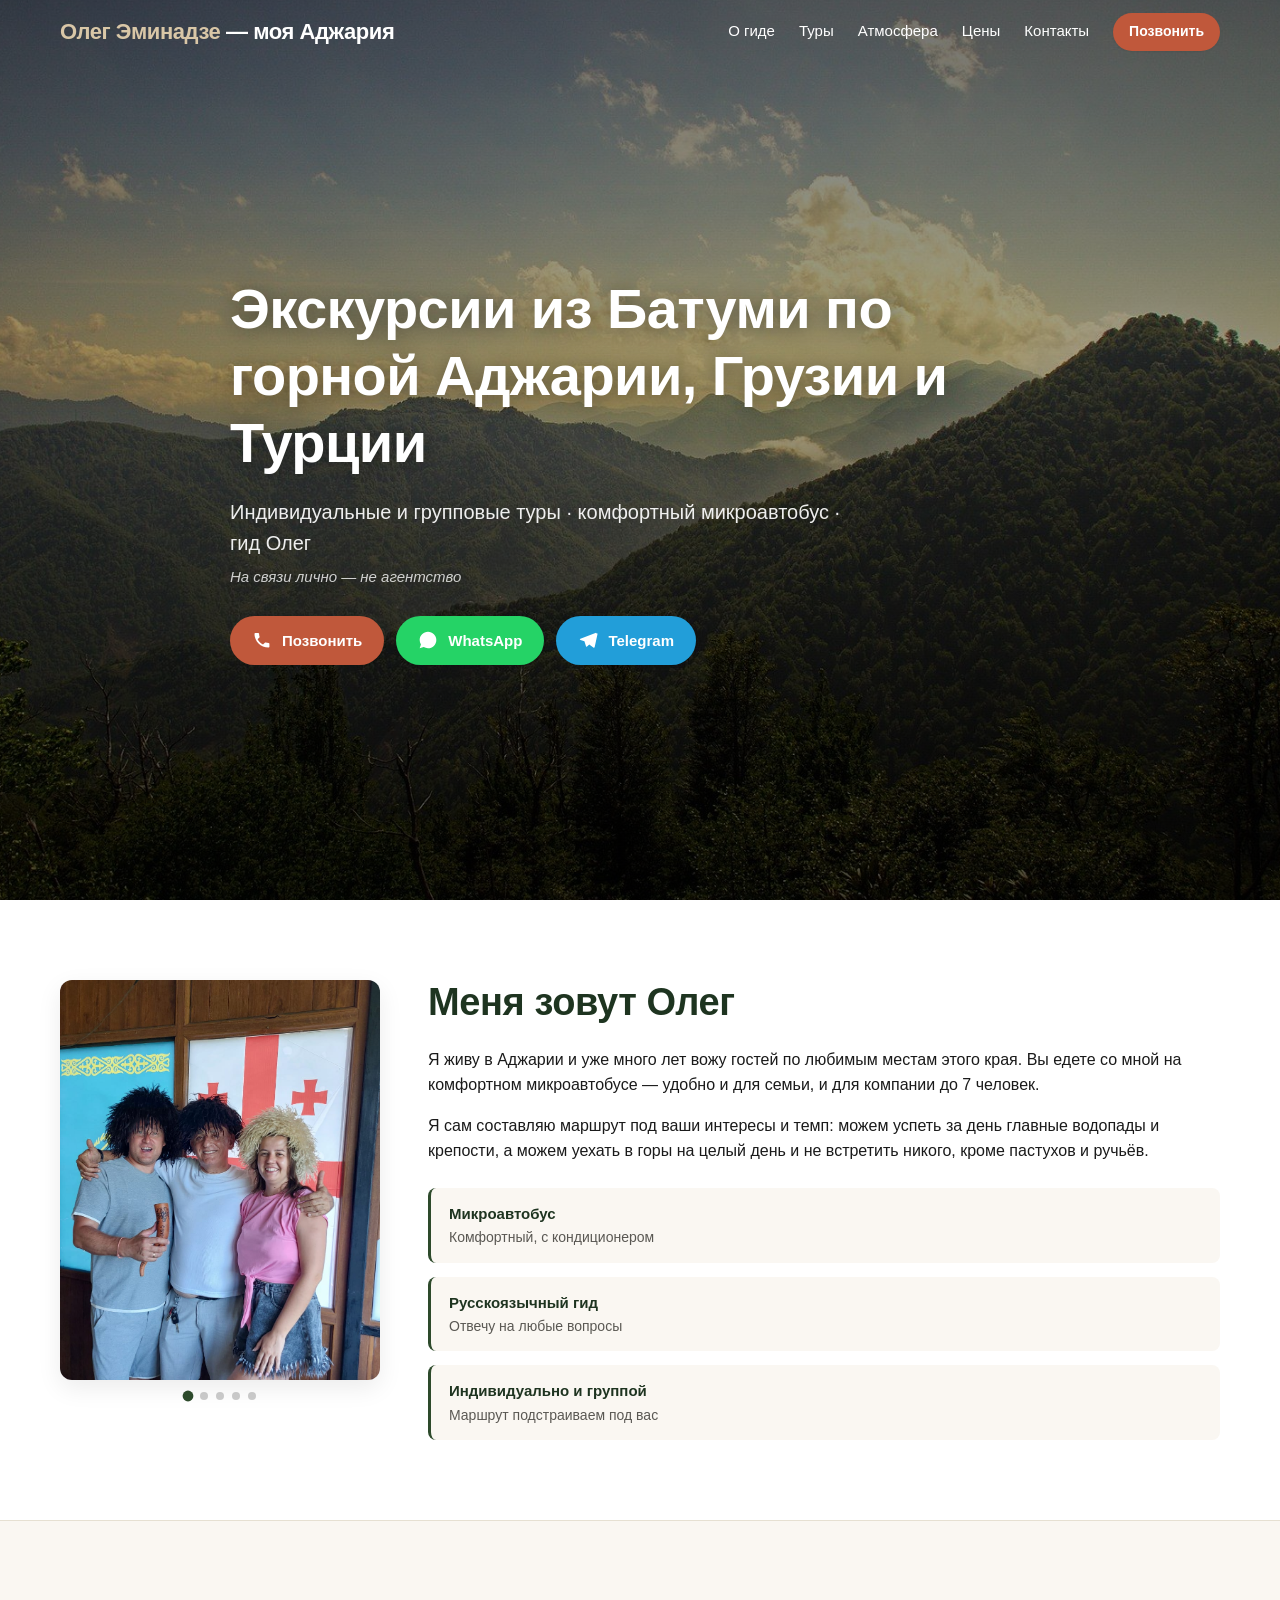
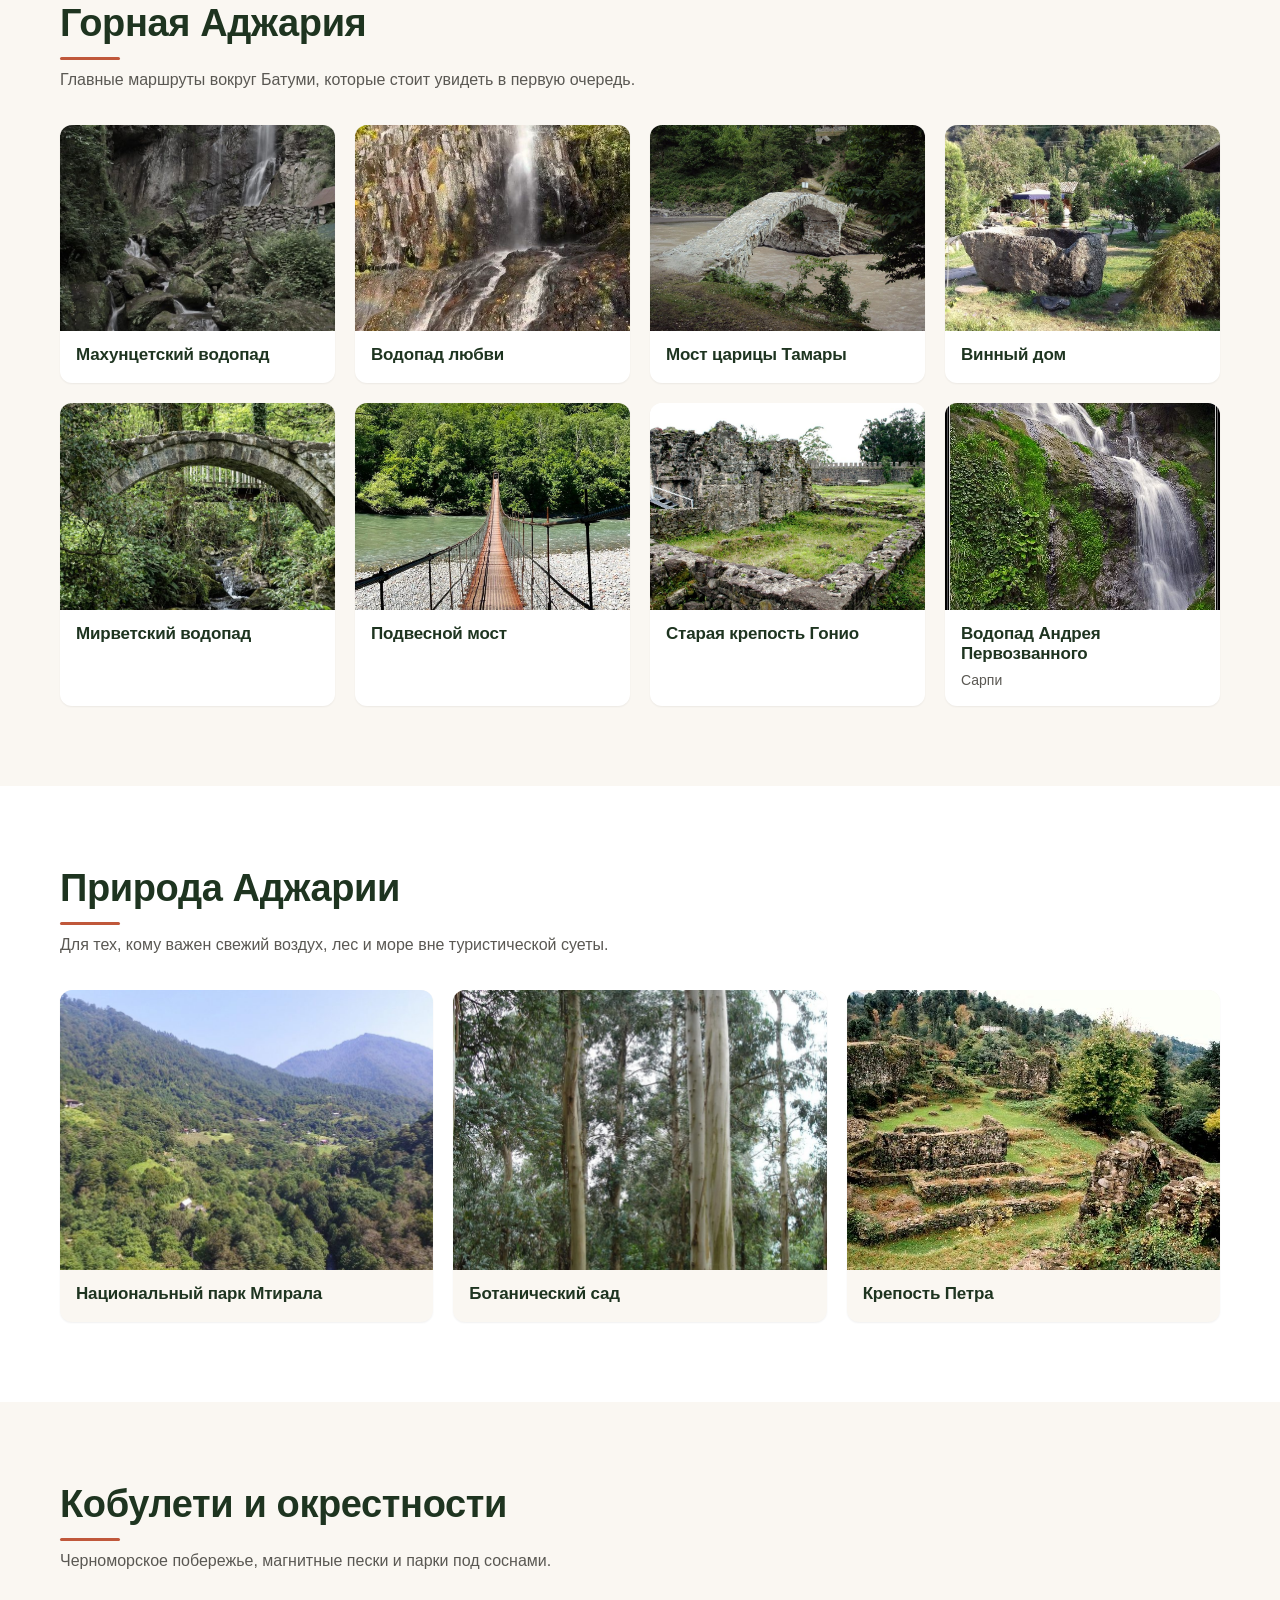
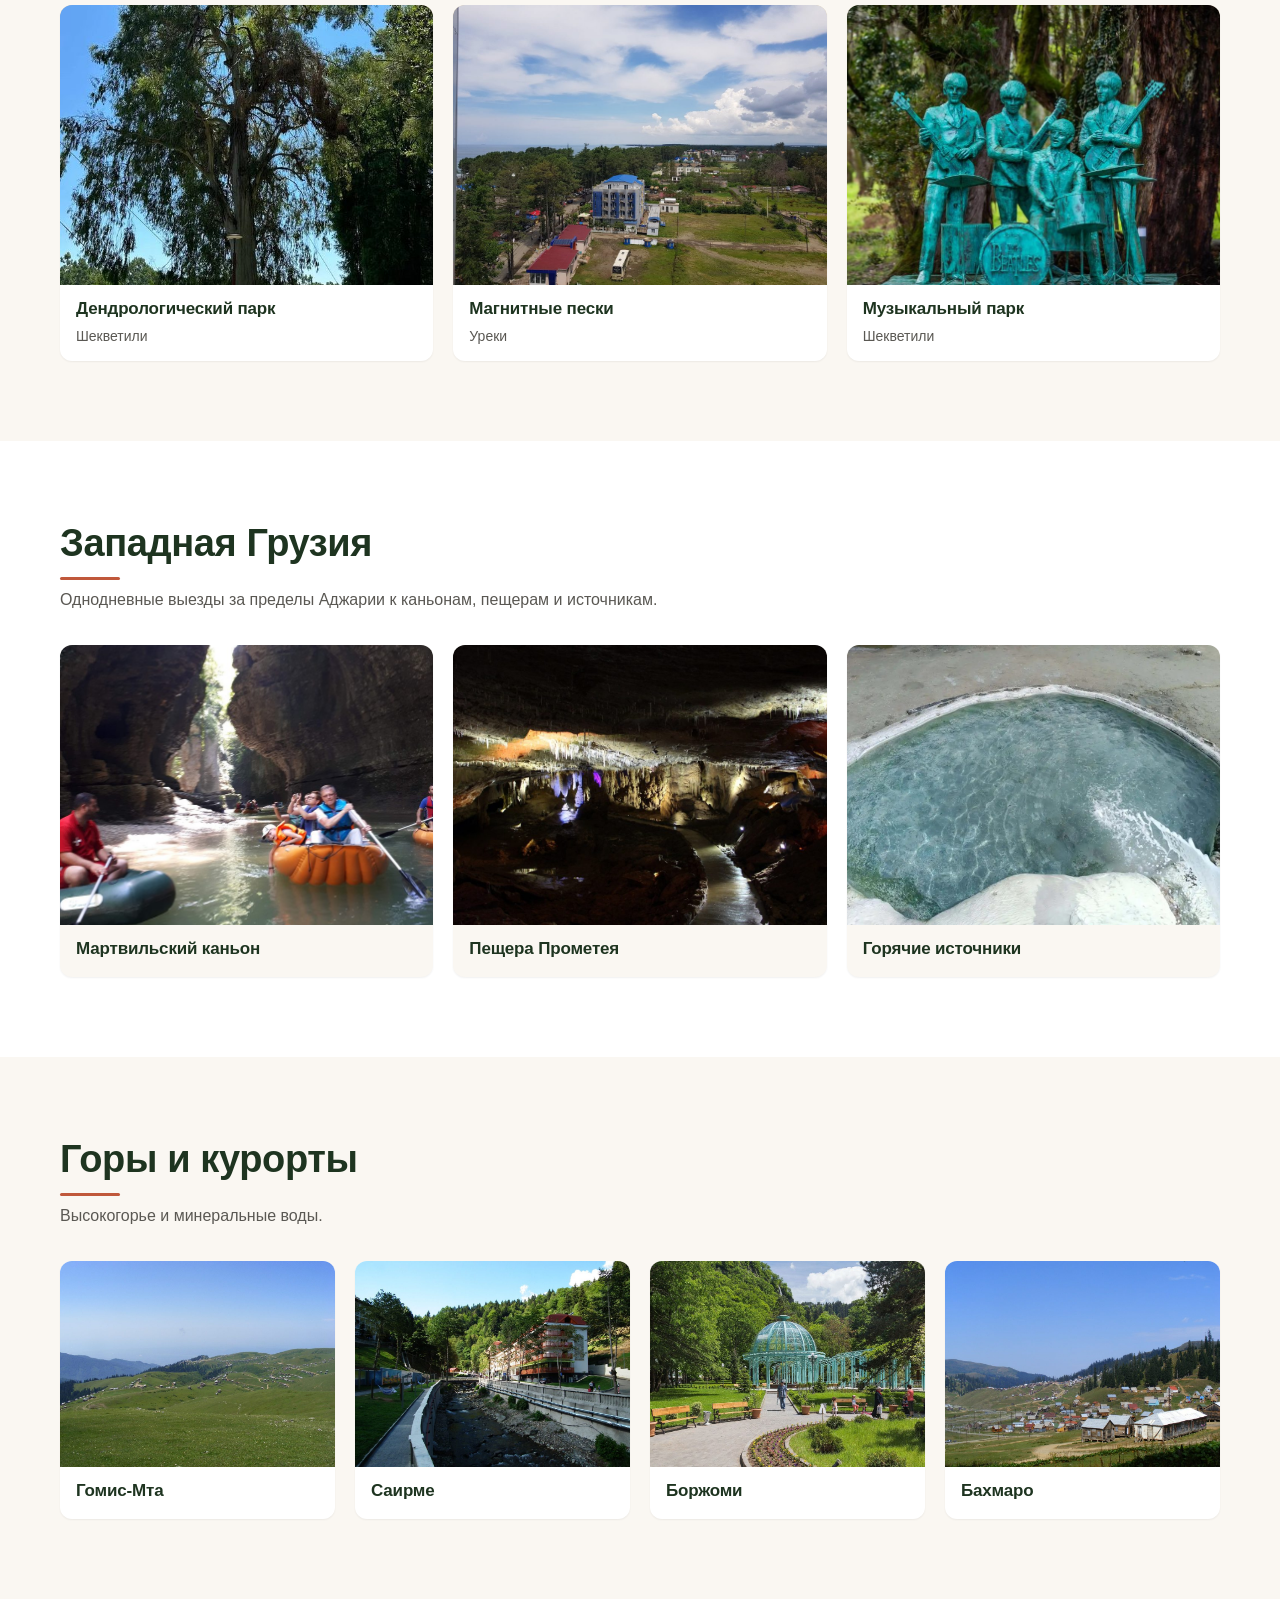
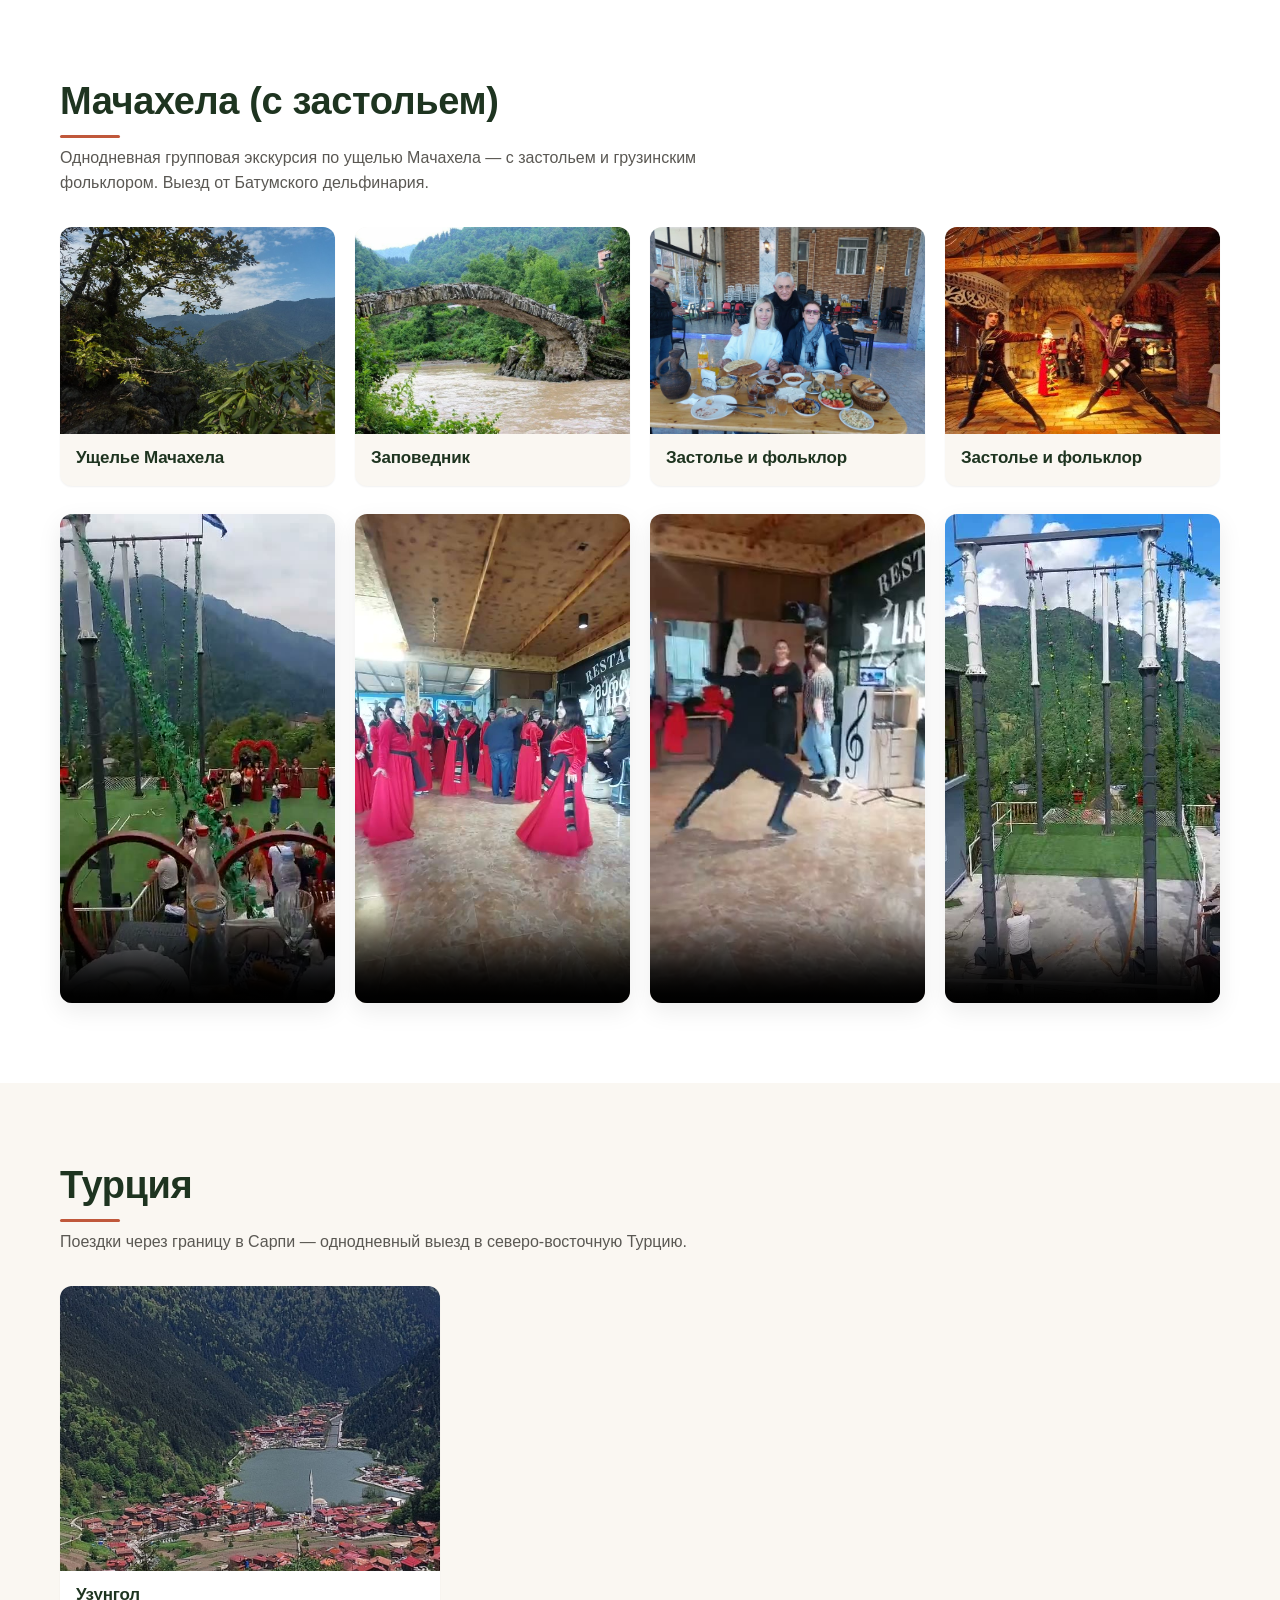
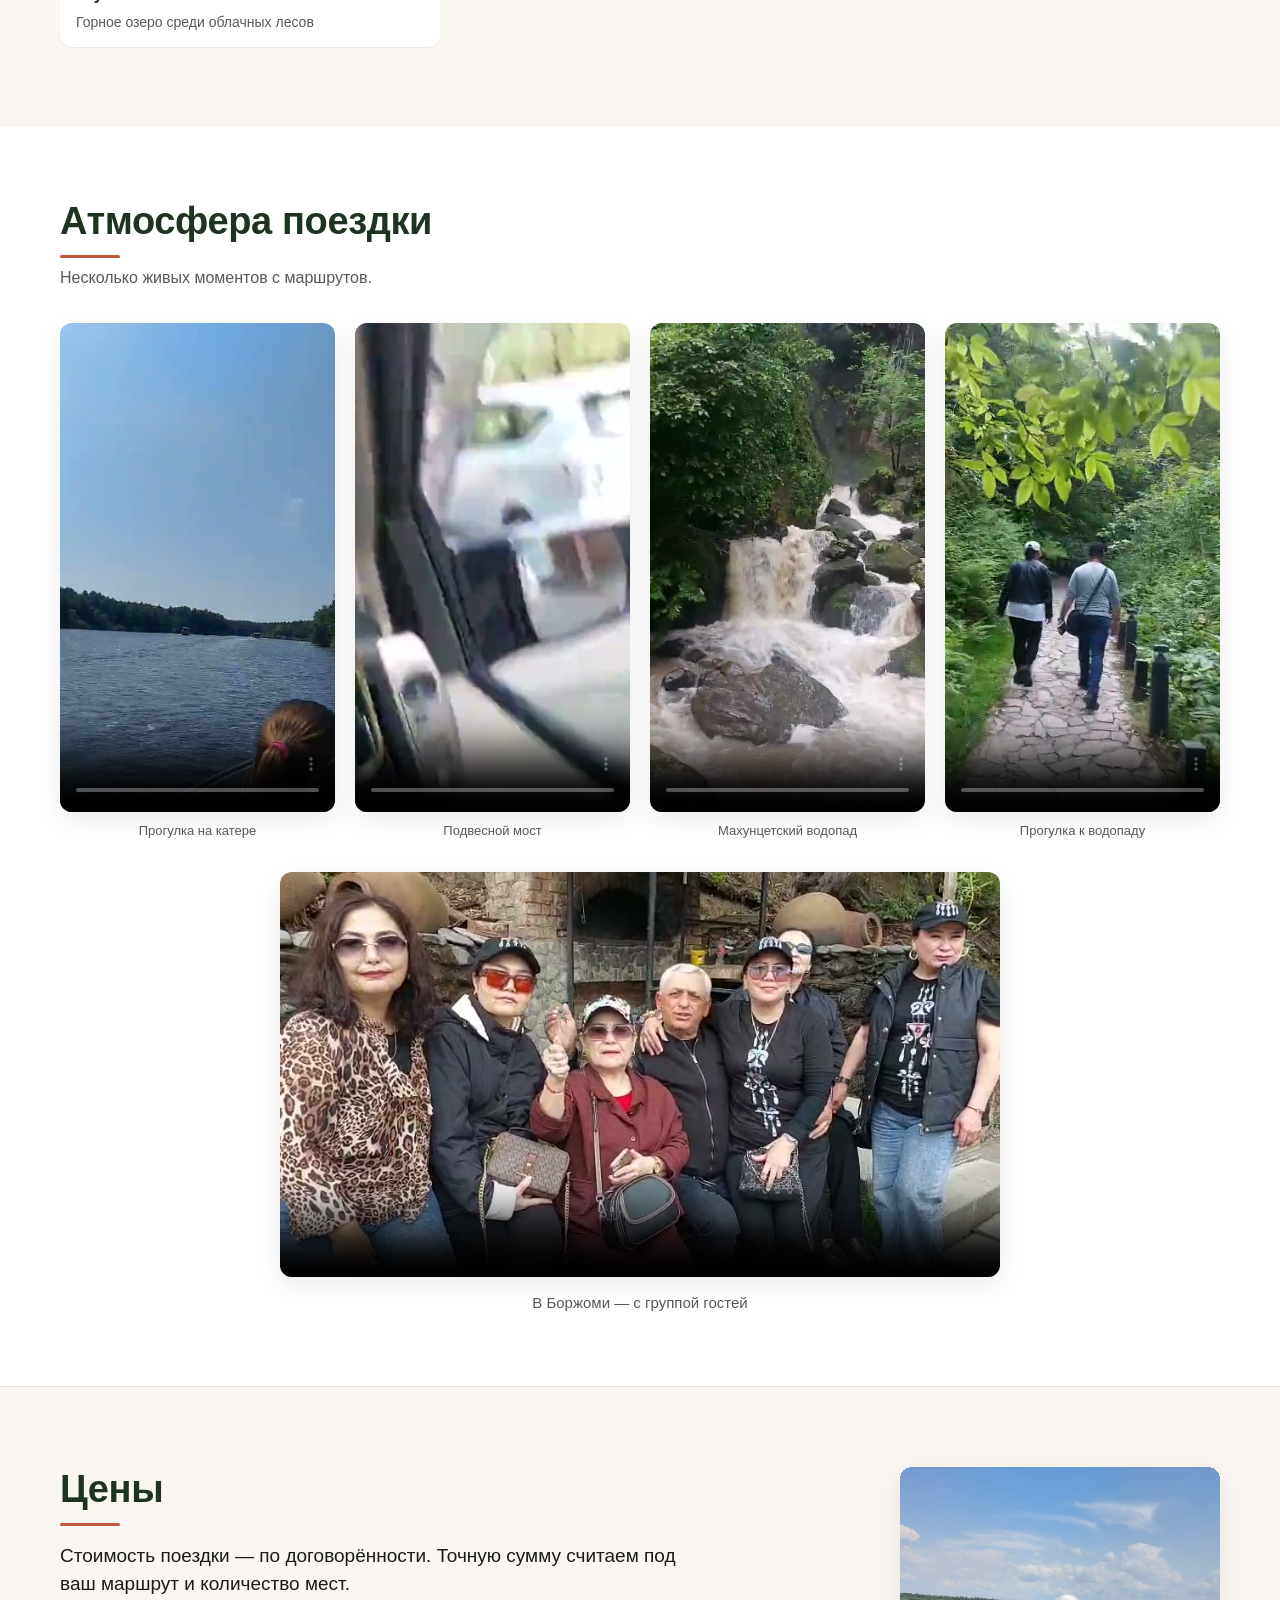
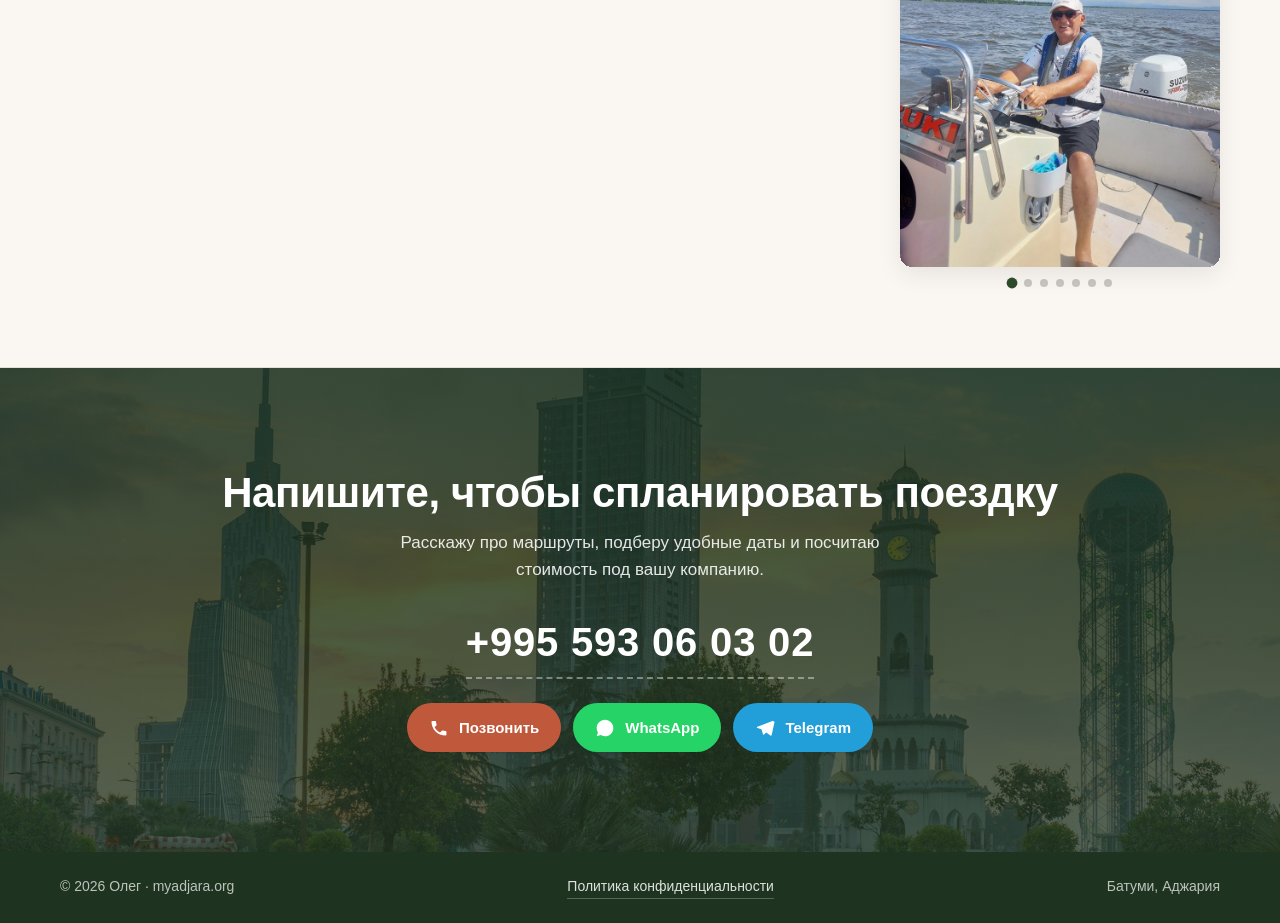
<file: index.html>
<!DOCTYPE html>
<html lang="ru">
<head>
  <meta charset="UTF-8">
  <meta name="viewport" content="width=device-width, initial-scale=1">
  <title>Олег — экскурсии из Батуми по Аджарии и Грузии</title>
  <meta name="description" content="Индивидуальные и групповые экскурсии из Батуми по горной Аджарии, Грузии и Турции. Комфортный микроавтобус, русскоязычный гид Олег.">
  <meta property="og:title" content="Олег — экскурсии из Батуми по Аджарии">
  <meta property="og:description" content="Индивидуальные и групповые туры по горной Аджарии, Грузии и Турции.">
  <meta property="og:image" content="https://myadjara.org/img/hero.jpg">
  <meta property="og:url" content="https://myadjara.org/">
  <meta property="og:type" content="website">
  <link rel="stylesheet" href="styles.css?v=22">
  <!-- Yandex.Metrika counter -->
  <script type="text/javascript">
    (function(m,e,t,r,i,k,a){
      m[i]=m[i]||function(){(m[i].a=m[i].a||[]).push(arguments)};
      m[i].l=1*new Date();
      for(var j=0;j<document.scripts.length;j++){if(document.scripts[j].src===r){return;}}
      k=e.createElement(t),a=e.getElementsByTagName(t)[0],k.async=1,k.src=r,a.parentNode.insertBefore(k,a)
    })(window,document,'script','https://mc.yandex.ru/metrika/tag.js?id=109086938','ym');
    ym(109086938,'init',{webvisor:true,clickmap:true,accurateTrackBounce:true,trackLinks:true});
  </script>
  <noscript><div><img src="https://mc.yandex.ru/watch/109086938" style="position:absolute;left:-9999px" alt=""></div></noscript>
  <!-- /Yandex.Metrika counter -->
</head>
<body>

<header class="header" id="header">
  <div class="container header__inner">
    <a href="#top" class="logo">
      <span class="logo__mark">Олег Эминадзе</span><span class="logo__rest"> — моя Аджария</span>
    </a>
    <nav class="nav" id="nav">
      <a href="#about">О гиде</a>
      <a href="#tours">Туры</a>
      <a href="#atmosphere">Атмосфера</a>
      <a href="#prices">Цены</a>
      <a href="#contact">Контакты</a>
    </nav>
    <a class="btn btn--call-sm" href="tel:+995593060302" aria-label="Позвонить">Позвонить</a>
    <button class="burger" id="burger" aria-label="Меню" aria-expanded="false">
      <span></span><span></span><span></span>
    </button>
  </div>
</header>

<section class="hero" id="top">
  <div class="hero__bg" style="background-image: url('img/hero.jpg');"></div>
  <div class="hero__overlay"></div>
  <div class="container hero__content">
    <h1 class="hero__title">Экскурсии из Батуми по горной Аджарии, Грузии и Турции</h1>
    <p class="hero__subtitle">Индивидуальные и групповые туры · комфортный микроавтобус · гид Олег</p>
    <p class="hero__tagline">На связи лично — не агентство</p>
    <div class="cta-row">
      <a class="btn btn--primary" href="tel:+995593060302" aria-label="Позвонить гиду">
        <span class="btn__icon" aria-hidden="true">
          <svg viewBox="0 0 24 24" width="20" height="20" fill="currentColor"><path d="M6.6 10.8c1.4 2.8 3.8 5.2 6.6 6.6l2.2-2.2c.3-.3.7-.4 1-.2 1.1.4 2.3.6 3.5.6.5 0 1 .4 1 1v3.5c0 .5-.4 1-1 1C10.4 21 3 13.6 3 4.5c0-.5.4-1 1-1h3.5c.5 0 1 .4 1 1 0 1.2.2 2.4.6 3.5.1.4 0 .7-.2 1l-2.3 2.2Z"/></svg>
        </span>
        Позвонить
      </a>
      <a class="btn btn--wa" href="https://wa.me/995593060302?text=%D0%97%D0%B4%D1%80%D0%B0%D0%B2%D1%81%D1%82%D0%B2%D1%83%D0%B9%D1%82%D0%B5%2C%20%D0%9E%D0%BB%D0%B5%D0%B3.%20%D0%A5%D0%BE%D1%87%D1%83%20%D0%B7%D0%B0%D0%BA%D0%B0%D0%B7%D0%B0%D1%82%D1%8C%20%D1%8D%D0%BA%D1%81%D0%BA%D1%83%D1%80%D1%81%D0%B8%D1%8E." target="_blank" rel="noopener" aria-label="Написать в WhatsApp">
        <span class="btn__icon" aria-hidden="true">
          <svg viewBox="0 0 24 24" width="20" height="20" fill="currentColor"><path d="M17.5 14.4c-.3-.1-1.7-.8-1.9-.9-.3-.1-.5-.1-.7.2-.2.3-.8.9-1 1.1-.2.2-.4.2-.7.1-.3-.1-1.3-.5-2.5-1.5-.9-.8-1.5-1.9-1.7-2.1-.2-.3 0-.5.1-.6.1-.1.3-.3.4-.5.1-.2.2-.3.3-.5.1-.2 0-.4 0-.5 0-.1-.7-1.6-.9-2.2-.2-.6-.5-.5-.7-.5h-.6c-.2 0-.5.1-.8.4-.3.3-1 1-1 2.5 0 1.5 1.1 2.9 1.2 3.1.1.2 2.1 3.2 5.1 4.5 1.7.7 2.4.8 3.2.7.5-.1 1.6-.6 1.8-1.3.2-.7.2-1.2.2-1.3-.1-.1-.3-.2-.6-.3ZM12 2C6.5 2 2 6.5 2 12c0 1.9.5 3.7 1.5 5.3L2 22l4.8-1.5c1.5.9 3.3 1.4 5.2 1.4 5.5 0 10-4.5 10-10S17.5 2 12 2Z"/></svg>
        </span>
        WhatsApp
      </a>
      <a class="btn btn--tg" href="https://t.me/+995593060302" target="_blank" rel="noopener" aria-label="Написать в Telegram">
        <span class="btn__icon" aria-hidden="true">
          <svg viewBox="0 0 24 24" width="20" height="20" fill="currentColor"><path d="M21.7 3.3 2.9 10.6c-1 .4-1 1 .1 1.3l4.7 1.5 1.8 5.8c.2.6.1.9.7.9.5 0 .7-.2 1-.5l2.3-2.2 4.9 3.6c.9.5 1.5.2 1.7-.8l3.2-14.7c.3-1.3-.4-1.8-1.6-1.2Z"/></svg>
        </span>
        Telegram
      </a>
    </div>
  </div>
</section>

<section class="about" id="about">
  <div class="container about__grid">
    <div class="about__photo">
      <div class="slider" id="aboutSlider">
        <img src="img/olegi.jpeg" alt="Гид Олег" loading="lazy">
        <img src="img/oleg2.jpg" alt="Олег у водопада в Аджарии" loading="lazy">
        <img src="img/oleg4.jpg" alt="Олег с гостями у деревянных хевсурских фигур" loading="lazy">
        <img src="img/oleg3.jpg" alt="Олег с гостем в горной Аджарии" loading="lazy">
        <img src="img/oleg5.jpg" alt="Группа гостей из Казахстана в горной Аджарии" loading="lazy">
      </div>
      <div class="slider__dots" id="aboutDots" aria-hidden="true"></div>
    </div>
    <div class="about__text">
      <h2>Меня зовут Олег</h2>
      <p>Я живу в Аджарии и уже много лет вожу гостей по любимым местам этого края. Вы едете со мной на комфортном микроавтобусе — удобно и для семьи, и для компании до 7 человек.</p>
      <p>Я сам составляю маршрут под ваши интересы и темп: можем успеть за день главные водопады и крепости, а можем уехать в горы на целый день и не встретить никого, кроме пастухов и ручьёв.</p>
      <ul class="features">
        <li><strong>Микроавтобус</strong><span>Комфортный, с кондиционером</span></li>
        <li><strong>Русскоязычный гид</strong><span>Отвечу на любые вопросы</span></li>
        <li><strong>Индивидуально и группой</strong><span>Маршрут подстраиваем под вас</span></li>
      </ul>
    </div>
  </div>
</section>

<main id="tours">

  <section class="tours" id="classic">
    <div class="container">
      <h2 class="section-title">Горная Аджария</h2>
      <p class="section-lead">Главные маршруты вокруг Батуми, которые стоит увидеть в первую очередь.</p>
      <div class="grid">
        <article class="card"><img src="img/mahuntseti.jpg" alt="Махунцетский водопад" loading="lazy"><h3>Махунцетский водопад</h3></article>
        <article class="card"><img src="img/love-waterfall.jpg" alt="Водопад любви в Аджарии" loading="lazy"><h3>Водопад любви</h3></article>
        <article class="card"><img src="img/tamara-bridge.jpg" alt="Мост царицы Тамары" loading="lazy"><h3>Мост царицы Тамары</h3></article>
        <article class="card"><img src="img/wine-house.jpg" alt="Аджарский винный дом" loading="lazy"><h3>Винный дом</h3></article>
        <article class="card"><img src="img/mirveti.jpg" alt="Мирветский водопад" loading="lazy"><h3>Мирветский водопад</h3></article>
        <article class="card"><img src="img/suspension-bridge.jpg" alt="Подвесной мост в Аджарии" loading="lazy"><h3>Подвесной мост</h3></article>
        <article class="card"><img src="img/gonio.jpg" alt="Крепость Гонио" loading="lazy"><h3>Старая крепость Гонио</h3></article>
        <article class="card"><img src="img/sarpi-waterfall.jpg" alt="Водопад Андрея Первозванного в Сарпи" loading="lazy"><h3>Водопад Андрея Первозванного</h3><p class="card__sub">Сарпи</p></article>
      </div>
    </div>
  </section>

  <section class="tours tours--alt" id="nature">
    <div class="container">
      <h2 class="section-title">Природа Аджарии</h2>
      <p class="section-lead">Для тех, кому важен свежий воздух, лес и море вне туристической суеты.</p>
      <div class="grid">
        <article class="card"><img src="img/mtirala.jpg" alt="Национальный парк Мтирала" loading="lazy"><h3>Национальный парк Мтирала</h3></article>
        <article class="card"><img src="img/botanical-garden.jpg" alt="Батумский ботанический сад" loading="lazy"><h3>Ботанический сад</h3></article>
        <article class="card"><img src="img/petra-fortress.jpg" alt="Крепость Петра" loading="lazy"><h3>Крепость Петра</h3></article>
      </div>
    </div>
  </section>

  <section class="tours" id="kobuleti">
    <div class="container">
      <h2 class="section-title">Кобулети и окрестности</h2>
      <p class="section-lead">Черноморское побережье, магнитные пески и парки под соснами.</p>
      <div class="grid">
        <article class="card"><img src="img/dendro-park.jpg" alt="Дендрологический парк Шекветили" loading="lazy"><h3>Дендрологический парк</h3><p class="card__sub">Шекветили</p></article>
        <article class="card"><img src="img/ureki.jpg" alt="Магнитные пески Уреки" loading="lazy"><h3>Магнитные пески</h3><p class="card__sub">Уреки</p></article>
        <article class="card"><img src="img/music-park.jpg" alt="Музыкальный парк Шекветили" loading="lazy"><h3>Музыкальный парк</h3><p class="card__sub">Шекветили</p></article>
      </div>
    </div>
  </section>

  <section class="tours tours--alt" id="georgia">
    <div class="container">
      <h2 class="section-title">Западная Грузия</h2>
      <p class="section-lead">Однодневные выезды за пределы Аджарии к каньонам, пещерам и источникам.</p>
      <div class="grid">
        <article class="card"><img src="img/martvili.jpg" alt="Мартвильский каньон" loading="lazy"><h3>Мартвильский каньон</h3></article>
        <article class="card"><img src="img/prometheus-cave.jpg" alt="Пещера Прометея" loading="lazy"><h3>Пещера Прометея</h3></article>
        <article class="card"><img src="img/hot-springs.jpg" alt="Горячие источники" loading="lazy"><h3>Горячие источники</h3></article>
      </div>
    </div>
  </section>

  <section class="tours" id="mountains">
    <div class="container">
      <h2 class="section-title">Горы и курорты</h2>
      <p class="section-lead">Высокогорье и минеральные воды.</p>
      <div class="grid">
        <article class="card"><img src="img/gomis-mta.jpg" alt="Гомис-Мта" loading="lazy"><h3>Гомис-Мта</h3></article>
        <article class="card"><img src="img/sairme.jpg" alt="Курорт Саирме" loading="lazy"><h3>Саирме</h3></article>
        <article class="card"><img src="img/borjomi.jpg" alt="Боржоми" loading="lazy"><h3>Боржоми</h3></article>
        <article class="card"><img src="img/bakhmaro.jpg" alt="Бахмаро" loading="lazy"><h3>Бахмаро</h3></article>
      </div>
    </div>
  </section>

  <section class="tours tours--alt" id="machakhela">
    <div class="container">
      <h2 class="section-title">Мачахела (с застольем)</h2>
      <p class="section-lead">Однодневная групповая экскурсия по ущелью Мачахела — с застольем и грузинским фольклором. Выезд от Батумского дельфинария.</p>
      <div class="grid">
        <article class="card"><img src="img/machakhela.jpg" alt="Ущелье Мачахела" loading="lazy"><h3>Ущелье Мачахела</h3></article>
        <article class="card"><img src="img/zapovednik-machakhela.jpg" alt="Заповедник Мачахела" loading="lazy"><h3>Заповедник</h3></article>
        <article class="card"><img src="img/m3.jpg" alt="Застолье и фольклор в ущелье Мачахела" loading="lazy"><h3>Застолье и фольклор</h3></article>
        <article class="card"><img src="img/wine-house2.jpg" alt="Грузинский фольклорный танец" loading="lazy"><h3>Застолье и фольклор</h3></article>
      </div>
      <div class="atmosphere__row atmosphere__row--four">
        <figure class="atmosphere__clip">
          <video controls preload="metadata" playsinline poster="video/m3-poster.jpg">
            <source src="video/m3.mp4" type="video/mp4">
          </video>
        </figure>
        <figure class="atmosphere__clip">
          <video controls preload="metadata" playsinline poster="video/m1-poster.jpg">
            <source src="video/m1.mp4" type="video/mp4">
          </video>
        </figure>
        <figure class="atmosphere__clip">
          <video controls preload="metadata" playsinline poster="video/olegi-poster.jpg">
            <source src="video/olegi.mp4" type="video/mp4">
          </video>
        </figure>
        <figure class="atmosphere__clip">
          <video controls preload="metadata" playsinline poster="video/clip3-poster.jpg">
            <source src="video/clip3.mp4" type="video/mp4">
          </video>
        </figure>
      </div>
    </div>
  </section>

  <section class="tours" id="turkey">
    <div class="container">
      <h2 class="section-title">Турция</h2>
      <p class="section-lead">Поездки через границу в Сарпи — однодневный выезд в северо-восточную Турцию.</p>
      <div class="grid" style="grid-template-columns: repeat(auto-fit, minmax(260px, 380px));">
        <article class="card"><img src="img/turk.jpg" alt="Узунгол" loading="lazy"><h3>Узунгол</h3><p class="card__sub">Горное озеро среди облачных лесов</p></article>
      </div>
    </div>
  </section>

</main>

<section class="atmosphere" id="atmosphere">
  <div class="container">
    <h2 class="section-title">Атмосфера поездки</h2>
    <p class="section-lead">Несколько живых моментов с маршрутов.</p>
    <div class="atmosphere__row atmosphere__row--four">
      <figure class="atmosphere__clip">
        <video controls preload="metadata" playsinline poster="video/boat-poster.jpg">
          <source src="video/boat.mp4" type="video/mp4">
        </video>
        <figcaption>Прогулка на катере</figcaption>
      </figure>
      <figure class="atmosphere__clip">
        <video controls preload="metadata" playsinline poster="video/clip5-poster.jpg">
          <source src="video/clip5.mp4" type="video/mp4">
        </video>
        <figcaption>Подвесной мост</figcaption>
      </figure>
      <figure class="atmosphere__clip">
        <video controls preload="metadata" playsinline poster="video/mah-poster.jpg">
          <source src="video/mah.mp4" type="video/mp4">
        </video>
        <figcaption>Махунцетский водопад</figcaption>
      </figure>
      <figure class="atmosphere__clip">
        <video controls preload="metadata" playsinline poster="video/waterfall-poster.jpg">
          <source src="video/waterfall.mp4" type="video/mp4">
        </video>
        <figcaption>Прогулка к водопаду</figcaption>
      </figure>
    </div>
    <figure class="atmosphere__video atmosphere__video--landscape">
      <video controls preload="metadata" playsinline poster="video/guests-poster.jpg">
        <source src="video/guests.mp4" type="video/mp4">
      </video>
      <figcaption>В Боржоми — с группой гостей</figcaption>
    </figure>
  </div>
</section>

<section class="prices" id="prices">
  <div class="container prices__grid">
    <div class="prices__text">
      <h2 class="section-title">Цены</h2>
      <p class="prices__note">Стоимость поездки — по договорённости. Точную сумму считаем под ваш маршрут и количество мест.</p>
    </div>
    <div class="prices__photo">
      <div class="slider" id="pricesSlider">
        <img src="img/o4.jpeg" alt="Фото из поездки" loading="lazy">
        <img src="img/o2.jpeg" alt="Фото из поездки" loading="lazy">
        <img src="img/o3.jpeg" alt="Фото из поездки" loading="lazy">
        <img src="img/o5.jpeg" alt="Фото из поездки" loading="lazy">
        <img src="img/o6.jpeg" alt="Фото из поездки" loading="lazy">
        <img src="img/o7.jpeg" alt="Фото из поездки" loading="lazy">
        <img src="img/o1.jpeg" alt="Фото из поездки" loading="lazy">
      </div>
      <div class="slider__dots" id="pricesDots" aria-hidden="true"></div>
    </div>
  </div>
</section>

<section class="contact" id="contact">
  <div class="contact__bg" style="background-image: url('img/batumi.jpg');"></div>
  <div class="contact__overlay"></div>
  <div class="container contact__content">
    <h2>Напишите, чтобы спланировать поездку</h2>
    <p>Расскажу про маршруты, подберу удобные даты и посчитаю стоимость под вашу компанию.</p>
    <a class="phone" href="tel:+995593060302">+995 593 06 03 02</a>
    <div class="cta-row">
      <a class="btn btn--primary" href="tel:+995593060302" aria-label="Позвонить">
        <span class="btn__icon" aria-hidden="true"><svg viewBox="0 0 24 24" width="20" height="20" fill="currentColor"><path d="M6.6 10.8c1.4 2.8 3.8 5.2 6.6 6.6l2.2-2.2c.3-.3.7-.4 1-.2 1.1.4 2.3.6 3.5.6.5 0 1 .4 1 1v3.5c0 .5-.4 1-1 1C10.4 21 3 13.6 3 4.5c0-.5.4-1 1-1h3.5c.5 0 1 .4 1 1 0 1.2.2 2.4.6 3.5.1.4 0 .7-.2 1l-2.3 2.2Z"/></svg></span>
        Позвонить
      </a>
      <a class="btn btn--wa" href="https://wa.me/995593060302?text=%D0%97%D0%B4%D1%80%D0%B0%D0%B2%D1%81%D1%82%D0%B2%D1%83%D0%B9%D1%82%D0%B5%2C%20%D0%9E%D0%BB%D0%B5%D0%B3.%20%D0%A5%D0%BE%D1%87%D1%83%20%D0%B7%D0%B0%D0%BA%D0%B0%D0%B7%D0%B0%D1%82%D1%8C%20%D1%8D%D0%BA%D1%81%D0%BA%D1%83%D1%80%D1%81%D0%B8%D1%8E." target="_blank" rel="noopener" aria-label="WhatsApp">
        <span class="btn__icon" aria-hidden="true"><svg viewBox="0 0 24 24" width="20" height="20" fill="currentColor"><path d="M17.5 14.4c-.3-.1-1.7-.8-1.9-.9-.3-.1-.5-.1-.7.2-.2.3-.8.9-1 1.1-.2.2-.4.2-.7.1-.3-.1-1.3-.5-2.5-1.5-.9-.8-1.5-1.9-1.7-2.1-.2-.3 0-.5.1-.6.1-.1.3-.3.4-.5.1-.2.2-.3.3-.5.1-.2 0-.4 0-.5 0-.1-.7-1.6-.9-2.2-.2-.6-.5-.5-.7-.5h-.6c-.2 0-.5.1-.8.4-.3.3-1 1-1 2.5 0 1.5 1.1 2.9 1.2 3.1.1.2 2.1 3.2 5.1 4.5 1.7.7 2.4.8 3.2.7.5-.1 1.6-.6 1.8-1.3.2-.7.2-1.2.2-1.3-.1-.1-.3-.2-.6-.3ZM12 2C6.5 2 2 6.5 2 12c0 1.9.5 3.7 1.5 5.3L2 22l4.8-1.5c1.5.9 3.3 1.4 5.2 1.4 5.5 0 10-4.5 10-10S17.5 2 12 2Z"/></svg></span>
        WhatsApp
      </a>
      <a class="btn btn--tg" href="https://t.me/+995593060302" target="_blank" rel="noopener" aria-label="Telegram">
        <span class="btn__icon" aria-hidden="true"><svg viewBox="0 0 24 24" width="20" height="20" fill="currentColor"><path d="M21.7 3.3 2.9 10.6c-1 .4-1 1 .1 1.3l4.7 1.5 1.8 5.8c.2.6.1.9.7.9.5 0 .7-.2 1-.5l2.3-2.2 4.9 3.6c.9.5 1.5.2 1.7-.8l3.2-14.7c.3-1.3-.4-1.8-1.6-1.2Z"/></svg></span>
        Telegram
      </a>
    </div>
  </div>
</section>

<footer class="footer">
  <div class="container footer__inner">
    <span>© 2026 Олег · myadjara.org</span>
    <a href="privacy.html">Политика конфиденциальности</a>
    <span>Батуми, Аджария</span>
  </div>
</footer>

<!-- Cookie banner — temporarily disabled, keep markup for later
<div class="cookie" id="cookie" hidden>
  <div class="container cookie__inner">
    <p class="cookie__text">
      Мы используем Яндекс Метрику для анализа посещаемости сайта. Метрика может использовать cookie и собирать технические данные о посещении. Продолжая пользоваться сайтом, вы соглашаетесь с обработкой данных в соответствии с <a href="privacy.html">Политикой конфиденциальности</a>.
    </p>
    <button class="btn btn--primary cookie__btn" id="cookieOk" type="button">Понятно</button>
  </div>
</div>
-->

<script>
  const header = document.getElementById('header');
  const burger = document.getElementById('burger');
  const nav = document.getElementById('nav');
  window.addEventListener('scroll', () => {
    header.classList.toggle('is-scrolled', window.scrollY > 40);
  });
  burger.addEventListener('click', () => {
    const open = nav.classList.toggle('is-open');
    burger.setAttribute('aria-expanded', open ? 'true' : 'false');
  });
  nav.addEventListener('click', (e) => {
    if (e.target.tagName === 'A') {
      nav.classList.remove('is-open');
      burger.setAttribute('aria-expanded', 'false');
    }
  });

  document.addEventListener('click', (e) => {
    const a = e.target.closest('a[href]');
    if (!a || typeof ym !== 'function') return;
    const href = a.getAttribute('href');
    if (href.startsWith('tel:')) ym(109086938, 'reachGoal', 'call');
    else if (href.includes('wa.me')) ym(109086938, 'reachGoal', 'whatsapp');
    else if (href.includes('t.me')) ym(109086938, 'reachGoal', 'telegram');
  });

  function initSlider(slider, dotsBox) {
    if (!slider || !dotsBox) return;
    const slides = slider.querySelectorAll('img');
    if (slides.length < 2) return;
    const dots = Array.from(slides).map((_, i) => {
      const b = document.createElement('button');
      b.type = 'button';
      b.setAttribute('aria-label', 'Слайд ' + (i + 1));
      if (i === 0) b.classList.add('is-active');
      b.addEventListener('click', () => {
        slider.scrollTo({ left: i * slider.clientWidth, behavior: 'smooth' });
      });
      dotsBox.appendChild(b);
      return b;
    });
    let raf;
    slider.addEventListener('scroll', () => {
      cancelAnimationFrame(raf);
      raf = requestAnimationFrame(() => {
        const i = Math.round(slider.scrollLeft / slider.clientWidth);
        dots.forEach((d, idx) => d.classList.toggle('is-active', idx === i));
      });
    }, { passive: true });
  }
  initSlider(document.getElementById('aboutSlider'), document.getElementById('aboutDots'));
  initSlider(document.getElementById('pricesSlider'), document.getElementById('pricesDots'));

  /* Cookie banner — temporarily disabled, keep for later
  const cookie = document.getElementById('cookie');
  const cookieOk = document.getElementById('cookieOk');
  if (cookie && !localStorage.getItem('cookieAck')) {
    cookie.hidden = false;
    requestAnimationFrame(() => cookie.classList.add('is-visible'));
  }
  cookieOk?.addEventListener('click', () => {
    localStorage.setItem('cookieAck', '1');
    cookie.classList.remove('is-visible');
    setTimeout(() => { cookie.hidden = true; }, 250);
  });
  */
</script>

</body>
</html>
</file>
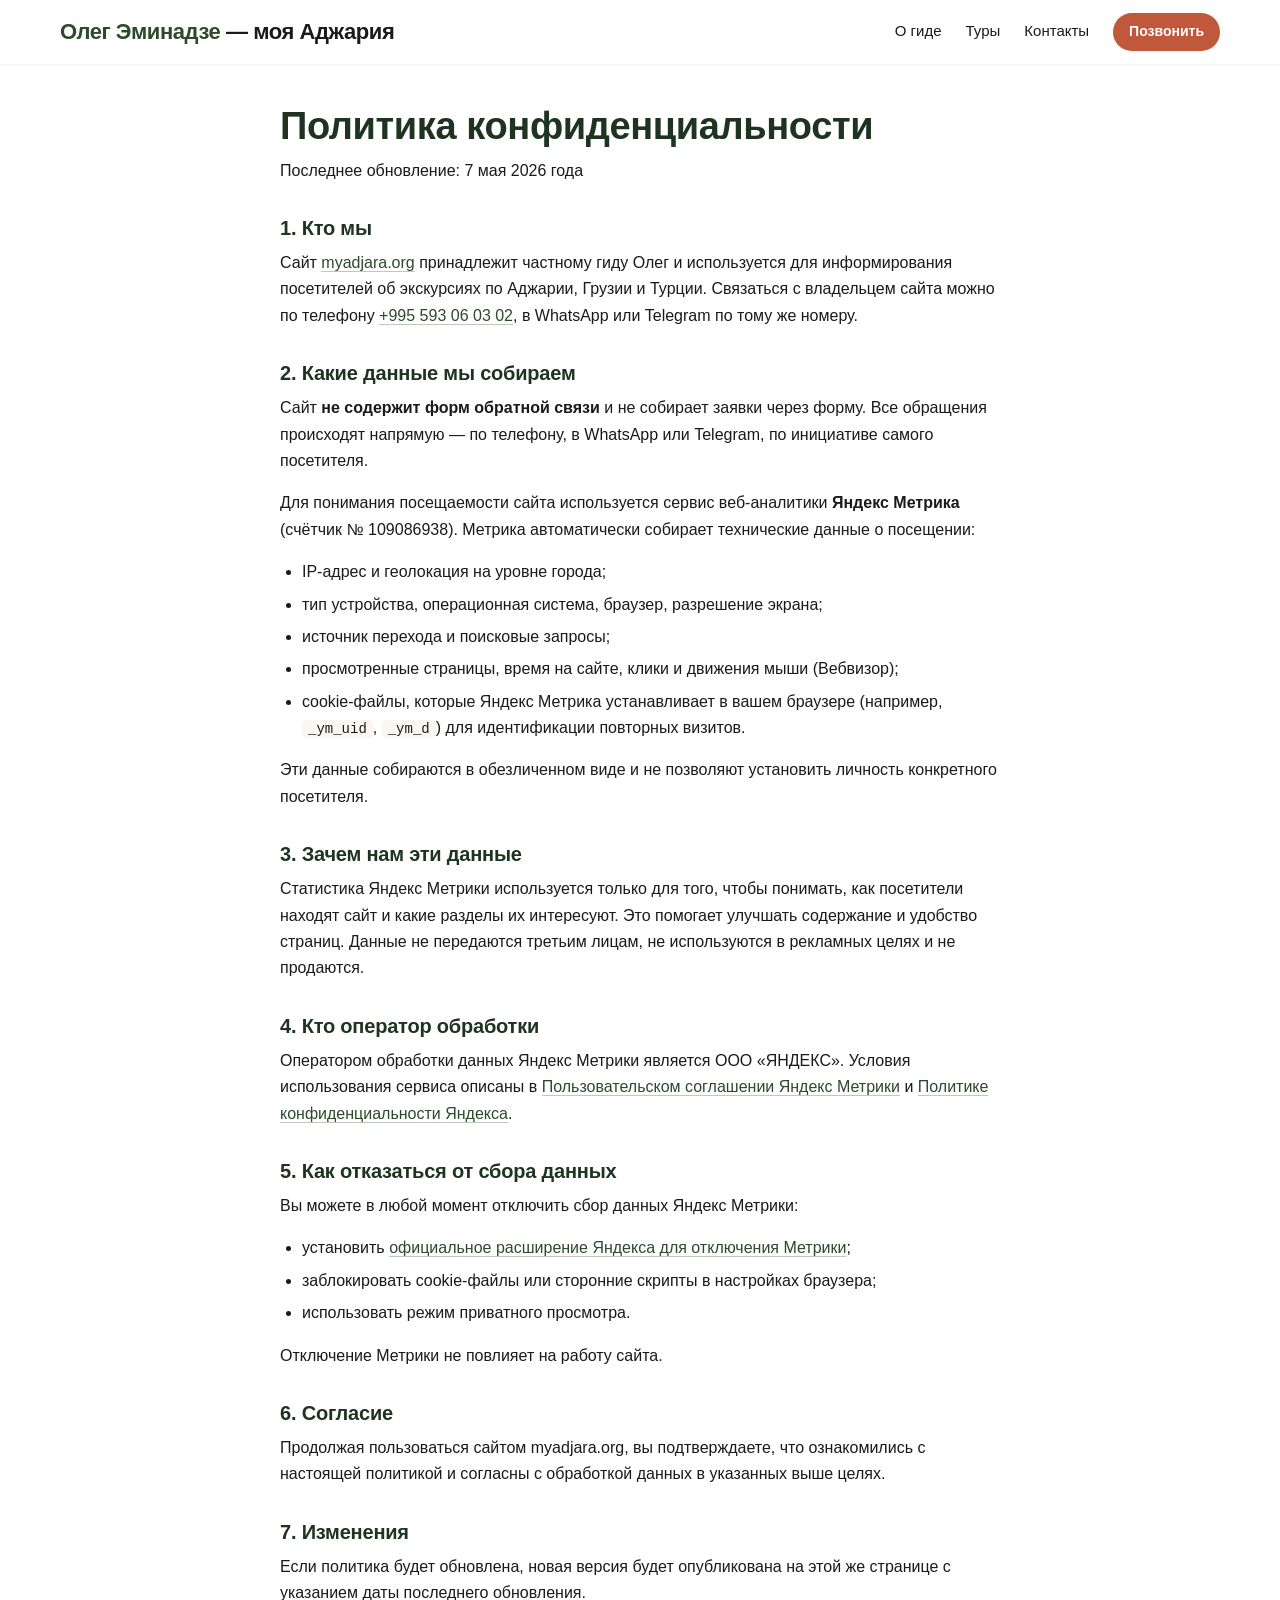
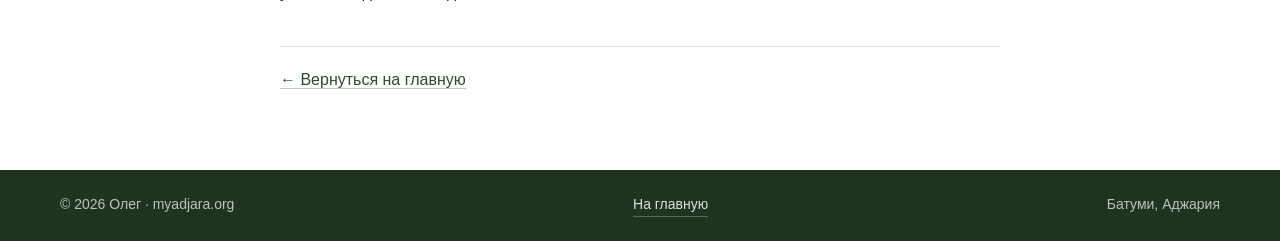
<file: privacy.html>
<!DOCTYPE html>
<html lang="ru">
<head>
  <meta charset="UTF-8">
  <meta name="viewport" content="width=device-width, initial-scale=1">
  <title>Политика конфиденциальности — Олег, экскурсии по Аджарии</title>
  <meta name="description" content="Политика конфиденциальности сайта myadjara.org: какие данные собираются, как используется Яндекс Метрика.">
  <meta name="robots" content="noindex, follow">
  <link rel="stylesheet" href="styles.css?v=10">
</head>
<body>

<header class="header is-scrolled" id="header">
  <div class="container header__inner">
    <a href="/" class="logo">
      <span class="logo__mark">Олег Эминадзе</span><span class="logo__rest"> — моя Аджария</span>
    </a>
    <nav class="nav">
      <a href="/#about">О гиде</a>
      <a href="/#tours">Туры</a>
      <a href="/#contact">Контакты</a>
    </nav>
    <a class="btn btn--call-sm" href="tel:+995593060302" aria-label="Позвонить">Позвонить</a>
  </div>
</header>

<main class="legal">
  <div class="container legal__inner">
    <h1>Политика конфиденциальности</h1>
    <p class="legal__meta">Последнее обновление: 7 мая 2026 года</p>

    <h2>1. Кто мы</h2>
    <p>Сайт <a href="https://myadjara.org/">myadjara.org</a> принадлежит частному гиду Олег и используется для информирования посетителей об экскурсиях по Аджарии, Грузии и Турции. Связаться с владельцем сайта можно по телефону <a href="tel:+995593060302">+995&nbsp;593&nbsp;06&nbsp;03&nbsp;02</a>, в WhatsApp или Telegram по тому же номеру.</p>

    <h2>2. Какие данные мы собираем</h2>
    <p>Сайт <strong>не содержит форм обратной связи</strong> и не собирает заявки через форму. Все обращения происходят напрямую — по телефону, в WhatsApp или Telegram, по инициативе самого посетителя.</p>
    <p>Для понимания посещаемости сайта используется сервис веб-аналитики <strong>Яндекс Метрика</strong> (счётчик № 109086938). Метрика автоматически собирает технические данные о посещении:</p>
    <ul>
      <li>IP-адрес и геолокация на уровне города;</li>
      <li>тип устройства, операционная система, браузер, разрешение экрана;</li>
      <li>источник перехода и поисковые запросы;</li>
      <li>просмотренные страницы, время на сайте, клики и движения мыши (Вебвизор);</li>
      <li>cookie-файлы, которые Яндекс Метрика устанавливает в вашем браузере (например, <code>_ym_uid</code>, <code>_ym_d</code>) для идентификации повторных визитов.</li>
    </ul>
    <p>Эти данные собираются в обезличенном виде и не позволяют установить личность конкретного посетителя.</p>

    <h2>3. Зачем нам эти данные</h2>
    <p>Статистика Яндекс Метрики используется только для того, чтобы понимать, как посетители находят сайт и какие разделы их интересуют. Это помогает улучшать содержание и удобство страниц. Данные не передаются третьим лицам, не используются в рекламных целях и не продаются.</p>

    <h2>4. Кто оператор обработки</h2>
    <p>Оператором обработки данных Яндекс Метрики является ООО «ЯНДЕКС». Условия использования сервиса описаны в <a href="https://yandex.ru/legal/metrica_termsofuse/" target="_blank" rel="noopener">Пользовательском соглашении Яндекс Метрики</a> и <a href="https://yandex.ru/legal/confidential/" target="_blank" rel="noopener">Политике конфиденциальности Яндекса</a>.</p>

    <h2>5. Как отказаться от сбора данных</h2>
    <p>Вы можете в любой момент отключить сбор данных Яндекс Метрики:</p>
    <ul>
      <li>установить <a href="https://yandex.ru/support/metrica/general/opt-out.html" target="_blank" rel="noopener">официальное расширение Яндекса для отключения Метрики</a>;</li>
      <li>заблокировать cookie-файлы или сторонние скрипты в настройках браузера;</li>
      <li>использовать режим приватного просмотра.</li>
    </ul>
    <p>Отключение Метрики не повлияет на работу сайта.</p>

    <h2>6. Согласие</h2>
    <p>Продолжая пользоваться сайтом myadjara.org, вы подтверждаете, что ознакомились с настоящей политикой и согласны с обработкой данных в указанных выше целях.</p>

    <h2>7. Изменения</h2>
    <p>Если политика будет обновлена, новая версия будет опубликована на этой же странице с указанием даты последнего обновления.</p>

    <p class="legal__back"><a href="/">← Вернуться на главную</a></p>
  </div>
</main>

<footer class="footer">
  <div class="container footer__inner">
    <span>© 2026 Олег · myadjara.org</span>
    <a href="/">На главную</a>
    <span>Батуми, Аджария</span>
  </div>
</footer>

</body>
</html>
</file>
<file: styles.css>
:root {
  --bg: #faf7f2;
  --surface: #ffffff;
  --ink: #1a1a1a;
  --ink-muted: #5a5853;
  --line: #e6e0d2;
  --accent: #2d4a2b;
  --accent-deep: #1e3420;
  --sand: #d9c7a7;
  --cta: #c0583b;
  --cta-deep: #a04529;
  --wa: #25d366;
  --wa-deep: #1bb055;
  --tg: #229ed9;
  --tg-deep: #1a82b3;
  --shadow-sm: 0 1px 2px rgba(0,0,0,.06);
  --shadow-md: 0 8px 24px rgba(0,0,0,.08);
  --shadow-lg: 0 20px 50px rgba(0,0,0,.25);
  --radius: 12px;
  --radius-sm: 8px;
  --container: 1200px;
  --header-h: 64px;
}

* { box-sizing: border-box; }
html { scroll-behavior: smooth; }
body {
  margin: 0;
  font-family: -apple-system, BlinkMacSystemFont, "Segoe UI", Roboto, "Helvetica Neue", Arial, sans-serif;
  color: var(--ink);
  background: var(--bg);
  line-height: 1.55;
  -webkit-font-smoothing: antialiased;
}
img { display: block; max-width: 100%; height: auto; }
h1, h2, h3 { margin: 0 0 .6em; line-height: 1.2; font-weight: 700; letter-spacing: -.01em; }
a { color: inherit; text-decoration: none; }
p { margin: 0 0 1em; }
.container { max-width: var(--container); margin: 0 auto; padding: 0 20px; }

/* ---------- Header ---------- */
.header {
  position: fixed; inset: 0 0 auto 0;
  height: var(--header-h);
  z-index: 50;
  transition: background-color .25s ease, box-shadow .25s ease, color .25s ease;
  color: #fff;
}
.header__inner {
  display: flex; align-items: center; gap: 24px;
  height: 100%;
}
.header.is-scrolled {
  background: rgba(255,255,255,.96);
  backdrop-filter: saturate(140%) blur(8px);
  color: var(--ink);
  box-shadow: var(--shadow-sm);
}
.logo {
  font-weight: 800; font-size: 22px; letter-spacing: -.02em;
  margin-right: auto;
}
.logo__mark { color: var(--sand); }
.header.is-scrolled .logo__mark { color: var(--accent); }
.nav { display: flex; gap: 24px; }
.nav a {
  font-weight: 500; font-size: 15px; padding: 6px 0;
  border-bottom: 2px solid transparent;
  transition: border-color .15s ease, opacity .15s ease;
}
.nav a:hover { opacity: .8; border-bottom-color: currentColor; }
.header .btn--call-sm {
  padding: 8px 16px; border-radius: 999px;
  background: var(--cta); color: #fff;
  font-size: 14px; font-weight: 600;
  box-shadow: var(--shadow-sm);
  transition: background-color .15s ease, transform .1s ease;
}
.header .btn--call-sm:hover { background: var(--cta-deep); }
.burger {
  display: none;
  width: 40px; height: 40px; border: 0; background: transparent; padding: 8px;
  cursor: pointer;
}
.burger span {
  display: block; height: 2px; background: currentColor; border-radius: 2px;
  margin: 4px 0; transition: transform .2s ease, opacity .2s ease;
}

/* ---------- Hero ---------- */
.hero {
  position: relative;
  min-height: 100vh;
  display: flex; align-items: center;
  color: #fff;
  overflow: hidden;
}
.hero__bg {
  position: absolute; inset: 0;
  background-size: cover; background-position: center;
  z-index: 0;
  transform: scale(1.05);
}
.hero__overlay {
  position: absolute; inset: 0;
  background: linear-gradient(180deg, rgba(0,0,0,.55) 0%, rgba(0,0,0,.35) 40%, rgba(0,0,0,.7) 100%);
  z-index: 1;
}
.hero__content {
  position: relative; z-index: 2;
  padding: 120px 20px 80px;
  max-width: 860px;
}
.hero__title {
  font-size: clamp(30px, 5vw, 56px);
  margin-bottom: 20px;
  text-shadow: 0 2px 20px rgba(0,0,0,.4);
}
.hero__subtitle {
  font-size: clamp(16px, 2vw, 20px);
  color: rgba(255,255,255,.92);
  margin-bottom: 6px;
  max-width: 640px;
}
.hero__tagline {
  display: block;
  font-size: clamp(13px, 1.4vw, 15px);
  font-style: italic;
  font-weight: 400;
  color: rgba(255,255,255,.78);
  margin: 0 0 28px;
  max-width: 640px;
}

/* ---------- CTA row & buttons ---------- */
.cta-row {
  display: flex; flex-wrap: wrap; gap: 12px;
}
.btn {
  display: inline-flex; align-items: center; gap: 10px;
  padding: 13px 22px;
  font-size: 15px; font-weight: 600;
  border-radius: 999px;
  background: var(--surface); color: var(--ink);
  border: 0; cursor: pointer;
  transition: transform .1s ease, box-shadow .2s ease, background-color .15s ease;
  box-shadow: var(--shadow-sm);
  white-space: nowrap;
}
.btn:hover { transform: translateY(-1px); box-shadow: var(--shadow-md); }
.btn:active { transform: translateY(0); }
.btn__icon { display: inline-flex; }
.btn--primary { background: var(--cta); color: #fff; }
.btn--primary:hover { background: var(--cta-deep); }
.btn--wa { background: var(--wa); color: #fff; }
.btn--wa:hover { background: var(--wa-deep); }
.btn--tg { background: var(--tg); color: #fff; }
.btn--tg:hover { background: var(--tg-deep); }

/* ---------- About ---------- */
.about {
  padding: 80px 0;
  background: var(--surface);
  border-bottom: 1px solid var(--line);
}
.about__grid {
  display: grid;
  grid-template-columns: 320px 1fr;
  gap: 48px;
  align-items: start;
}
.slider {
  display: flex;
  overflow-x: auto;
  scroll-snap-type: x mandatory;
  scroll-behavior: smooth;
  scrollbar-width: none;
  -ms-overflow-style: none;
  border-radius: var(--radius);
  box-shadow: var(--shadow-md);
  background: var(--bg);
}
.slider::-webkit-scrollbar { display: none; }
.slider img {
  flex: 0 0 100%;
  width: 100%;
  aspect-ratio: 4 / 5;
  object-fit: cover;
  object-position: center 35%;
  scroll-snap-align: start;
  scroll-snap-stop: always;
}
.slider__dots {
  display: flex;
  justify-content: center;
  gap: 8px;
  margin-top: 12px;
}
.slider__dots button {
  width: 8px; height: 8px;
  border-radius: 50%;
  border: 0;
  padding: 0;
  background: rgba(0,0,0,.2);
  cursor: pointer;
  transition: background-color .2s ease, transform .2s ease;
}
.slider__dots button.is-active {
  background: var(--accent);
  transform: scale(1.35);
}
.about__text h2 { font-size: clamp(26px, 3vw, 38px); color: var(--accent-deep); }
.features {
  list-style: none; padding: 0; margin: 24px 0 0;
  display: grid; gap: 14px;
  grid-template-columns: 1fr;
}
.features li {
  display: flex; flex-direction: column; gap: 2px;
  padding: 14px 18px;
  background: var(--bg);
  border-left: 3px solid var(--accent);
  border-radius: var(--radius-sm);
}
.features strong { color: var(--accent-deep); font-size: 15px; }
.features span { color: var(--ink-muted); font-size: 14px; }

/* ---------- Atmosphere ---------- */
.atmosphere {
  padding: 72px 0;
  background: var(--surface);
  border-bottom: 1px solid var(--line);
}
.atmosphere__video {
  margin: 32px auto 0;
}
.atmosphere__video--portrait { max-width: 320px; }
.atmosphere__video--landscape { max-width: 720px; }
.atmosphere__video video {
  display: block;
  width: 100%;
  object-fit: cover;
  border-radius: var(--radius);
  background: #000;
  box-shadow: var(--shadow-md);
}
.atmosphere__video--portrait video { aspect-ratio: 9 / 16; }
.atmosphere__video--landscape video { aspect-ratio: 16 / 9; }
.atmosphere__video figcaption {
  margin: 14px auto 0;
  color: var(--ink-muted);
  font-size: 15px;
  text-align: center;
  max-width: 560px;
}

.atmosphere__row {
  display: grid;
  grid-template-columns: repeat(2, 1fr);
  gap: 20px;
  margin: 28px 0 0;
}
.atmosphere__row--three { grid-template-columns: repeat(3, 1fr); }
.atmosphere__row--four { grid-template-columns: repeat(4, 1fr); }
.atmosphere__row--five { grid-template-columns: repeat(5, 1fr); }
.atmosphere__clip { margin: 0; }
.atmosphere__clip video {
  display: block;
  width: 100%;
  aspect-ratio: 9 / 16;
  object-fit: cover;
  border-radius: var(--radius);
  background: #000;
  box-shadow: var(--shadow-md);
}
.atmosphere__clip figcaption {
  margin-top: 10px;
  color: var(--ink-muted);
  font-size: 13px;
  line-height: 1.4;
  text-align: center;
}
@media (max-width: 900px) {
  .atmosphere__row { grid-template-columns: repeat(2, 1fr); gap: 18px; }
}
@media (max-width: 540px) {
  .atmosphere__row { grid-template-columns: 1fr; gap: 24px; }
  .atmosphere__clip { max-width: 320px; margin: 0 auto; }
}

/* ---------- Tour sections ---------- */
.tours {
  padding: 80px 0;
  background: var(--bg);
}
.tours--alt { background: var(--surface); }
.section-title {
  font-size: clamp(26px, 3vw, 38px);
  color: var(--accent-deep);
  margin-bottom: 8px;
}
.section-title::after {
  content: ""; display: block;
  width: 60px; height: 3px; margin-top: 10px;
  background: var(--cta); border-radius: 2px;
}
.section-lead {
  color: var(--ink-muted);
  font-size: 16px;
  max-width: 680px;
  margin-bottom: 32px;
}

.grid {
  display: grid;
  grid-template-columns: repeat(auto-fit, minmax(260px, 1fr));
  gap: 20px;
}
.card {
  position: relative;
  background: var(--surface);
  border-radius: var(--radius);
  overflow: hidden;
  box-shadow: var(--shadow-sm);
  transition: transform .2s ease, box-shadow .2s ease;
  display: flex; flex-direction: column;
}
.tours--alt .card { background: var(--bg); }
.card:hover {
  transform: translateY(-3px);
  box-shadow: var(--shadow-md);
}
.card img {
  width: 100%; aspect-ratio: 4 / 3; object-fit: cover;
  background: var(--sand);
}
.card h3 {
  padding: 14px 16px 4px;
  font-size: 17px;
  color: var(--accent-deep);
  margin-bottom: 2px;
}
.card__sub {
  padding: 0 16px 14px;
  color: var(--ink-muted);
  font-size: 14px;
  margin: 0;
}
.card h3:last-child { padding-bottom: 16px; }

/* Placeholder cards (no photo) */
.card--placeholder {
  min-height: 240px;
  background: linear-gradient(135deg, var(--accent) 0%, var(--accent-deep) 100%);
  color: #fff;
  padding: 20px;
  justify-content: flex-end;
  position: relative;
  overflow: hidden;
}
.tours--alt .card--placeholder {
  background: linear-gradient(135deg, var(--cta) 0%, var(--cta-deep) 100%);
}
.card--placeholder::before {
  content: attr(data-letter);
  position: absolute;
  top: 10px; right: 18px;
  font-size: 120px;
  font-weight: 800;
  line-height: 1;
  color: rgba(255,255,255,.18);
  pointer-events: none;
}
.card--placeholder h3 { color: #fff; padding: 0; }
.card--placeholder .card__sub { color: rgba(255,255,255,.85); padding: 4px 0 0; }

/* ---------- Prices ---------- */
.prices {
  padding: 80px 0;
  background: var(--bg);
  border-bottom: 1px solid var(--line);
}
.prices__grid {
  display: grid;
  grid-template-columns: 1fr 320px;
  gap: 48px;
  align-items: start;
}
.prices__note {
  font-size: clamp(17px, 2vw, 19px);
  color: var(--ink);
  max-width: 640px;
  margin: 16px 0 0;
  line-height: 1.5;
}

@media (max-width: 900px) {
  .prices__grid { grid-template-columns: 1fr; gap: 28px; }
  .prices__photo { max-width: 320px; }
}
@media (max-width: 720px) {
  .prices { padding: 64px 0; }
}

/* ---------- Contact ---------- */
.contact {
  position: relative;
  padding: 100px 0;
  color: #fff;
  overflow: hidden;
  text-align: center;
}
.contact__bg {
  position: absolute; inset: 0;
  background-size: cover; background-position: center;
  z-index: 0;
}
.contact__overlay {
  position: absolute; inset: 0;
  background: linear-gradient(180deg, rgba(30,52,32,.85) 0%, rgba(30,52,32,.75) 100%);
  z-index: 1;
}
.contact__content {
  position: relative; z-index: 2;
}
.contact h2 {
  font-size: clamp(26px, 3.5vw, 42px);
  margin-bottom: 12px;
}
.contact p {
  color: rgba(255,255,255,.88);
  max-width: 560px;
  margin: 0 auto 28px;
  font-size: 17px;
}
.phone {
  display: inline-block;
  font-size: clamp(28px, 4vw, 40px);
  font-weight: 700;
  margin-bottom: 24px;
  color: #fff;
  letter-spacing: .02em;
  border-bottom: 2px dashed rgba(255,255,255,.4);
  padding-bottom: 4px;
  transition: border-color .15s ease;
}
.phone:hover { border-bottom-color: #fff; }
.contact .cta-row { justify-content: center; }
.contact .btn--primary { background: var(--cta); color: #fff; }
.contact .btn--primary:hover { background: var(--cta-deep); }
.contact .btn--wa { background: var(--wa); color: #fff; }
.contact .btn--tg { background: var(--tg); color: #fff; }

/* ---------- Footer ---------- */
.footer {
  padding: 24px 0;
  background: var(--accent-deep);
  color: rgba(255,255,255,.7);
  font-size: 14px;
}
.footer__inner {
  display: flex; justify-content: space-between; flex-wrap: wrap; gap: 8px;
}
.footer a {
  color: rgba(255,255,255,.85);
  border-bottom: 1px solid rgba(255,255,255,.25);
  transition: color .15s ease, border-color .15s ease;
}
.footer a:hover { color: #fff; border-bottom-color: #fff; }

/* ---------- Legal page ---------- */
.legal {
  padding-top: calc(var(--header-h) + 40px);
  padding-bottom: 60px;
  background: var(--surface);
  min-height: calc(100vh - var(--header-h));
}
.legal__inner {
  max-width: 760px;
}
.legal h1 {
  font-size: clamp(28px, 3.5vw, 38px);
  color: var(--accent-deep);
  margin-bottom: 8px;
}
.legal__meta {
  color: var(--ink-muted);
  font-size: 14px;
  margin-bottom: 32px;
}
.legal h2 {
  font-size: 20px;
  color: var(--accent-deep);
  margin-top: 32px;
  margin-bottom: 10px;
}
.legal p, .legal li { color: var(--ink); font-size: 16px; line-height: 1.65; }
.legal ul { padding-left: 22px; margin: 0 0 1em; }
.legal li { margin-bottom: 6px; }
.legal a {
  color: var(--accent);
  border-bottom: 1px solid rgba(45,74,43,.3);
  transition: border-color .15s ease;
}
.legal a:hover { border-bottom-color: var(--accent); }
.legal code {
  background: var(--bg);
  padding: 1px 6px;
  border-radius: 4px;
  font-size: 14px;
  font-family: ui-monospace, "SF Mono", Menlo, Consolas, monospace;
}
.legal__back {
  margin-top: 40px;
  padding-top: 20px;
  border-top: 1px solid var(--line);
}

/* ---------- Cookie banner ---------- */
.cookie {
  position: fixed; left: 0; right: 0; bottom: 0;
  z-index: 60;
  background: rgba(30, 52, 32, .97);
  color: #fff;
  box-shadow: 0 -4px 20px rgba(0,0,0,.2);
  transform: translateY(100%);
  opacity: 0;
  transition: transform .25s ease, opacity .25s ease;
}
.cookie.is-visible { transform: translateY(0); opacity: 1; }
.cookie__inner {
  display: flex; align-items: center; gap: 20px;
  padding: 16px 20px;
}
.cookie__text {
  margin: 0;
  font-size: 14px;
  line-height: 1.5;
  color: rgba(255,255,255,.92);
  flex: 1;
}
.cookie__text a {
  color: #fff;
  border-bottom: 1px solid rgba(255,255,255,.5);
}
.cookie__text a:hover { border-bottom-color: #fff; }
.cookie__btn {
  flex-shrink: 0;
  padding: 10px 22px;
  font-size: 14px;
}
@media (max-width: 720px) {
  .cookie__inner { flex-direction: column; align-items: stretch; gap: 12px; padding: 14px 16px; }
  .cookie__text { font-size: 13px; }
  .cookie__btn { width: 100%; justify-content: center; }
}

/* ---------- Responsive ---------- */
@media (max-width: 900px) {
  .about__grid {
    grid-template-columns: 1fr;
    gap: 28px;
  }
  .about__photo { max-width: 320px; }
  .tours, .about { padding: 64px 0; }
  .atmosphere { padding: 56px 0; }
}

@media (max-width: 720px) {
  .header__inner { gap: 12px; }
  .logo { font-size: 17px; }
  .btn--call-sm { display: none; }
  .nav {
    position: absolute; top: var(--header-h); left: 0; right: 0;
    background: rgba(255,255,255,.98);
    flex-direction: column;
    padding: 20px;
    gap: 16px;
    box-shadow: var(--shadow-md);
    transform: translateY(-10px);
    opacity: 0; pointer-events: none;
    transition: opacity .2s ease, transform .2s ease;
    color: var(--ink);
  }
  .nav.is-open { opacity: 1; pointer-events: auto; transform: translateY(0); }
  .nav a { color: var(--ink); font-size: 17px; }
  .burger { display: block; }
  .hero { min-height: 78vh; }
  .hero__content { padding: 100px 20px 60px; }
  .cta-row { flex-direction: column; align-items: stretch; }
  .btn { justify-content: center; width: 100%; }
  .grid { grid-template-columns: 1fr 1fr; gap: 14px; }
  .card h3 { font-size: 15px; padding: 12px 12px 4px; }
  .card__sub { padding: 0 12px 12px; font-size: 13px; }
  .card--placeholder { min-height: 180px; padding: 14px; }
  .card--placeholder::before { font-size: 80px; top: 6px; right: 12px; }
  .footer__inner { justify-content: center; text-align: center; }
}

@media (max-width: 420px) {
  .grid { grid-template-columns: 1fr; }
}
</file>
